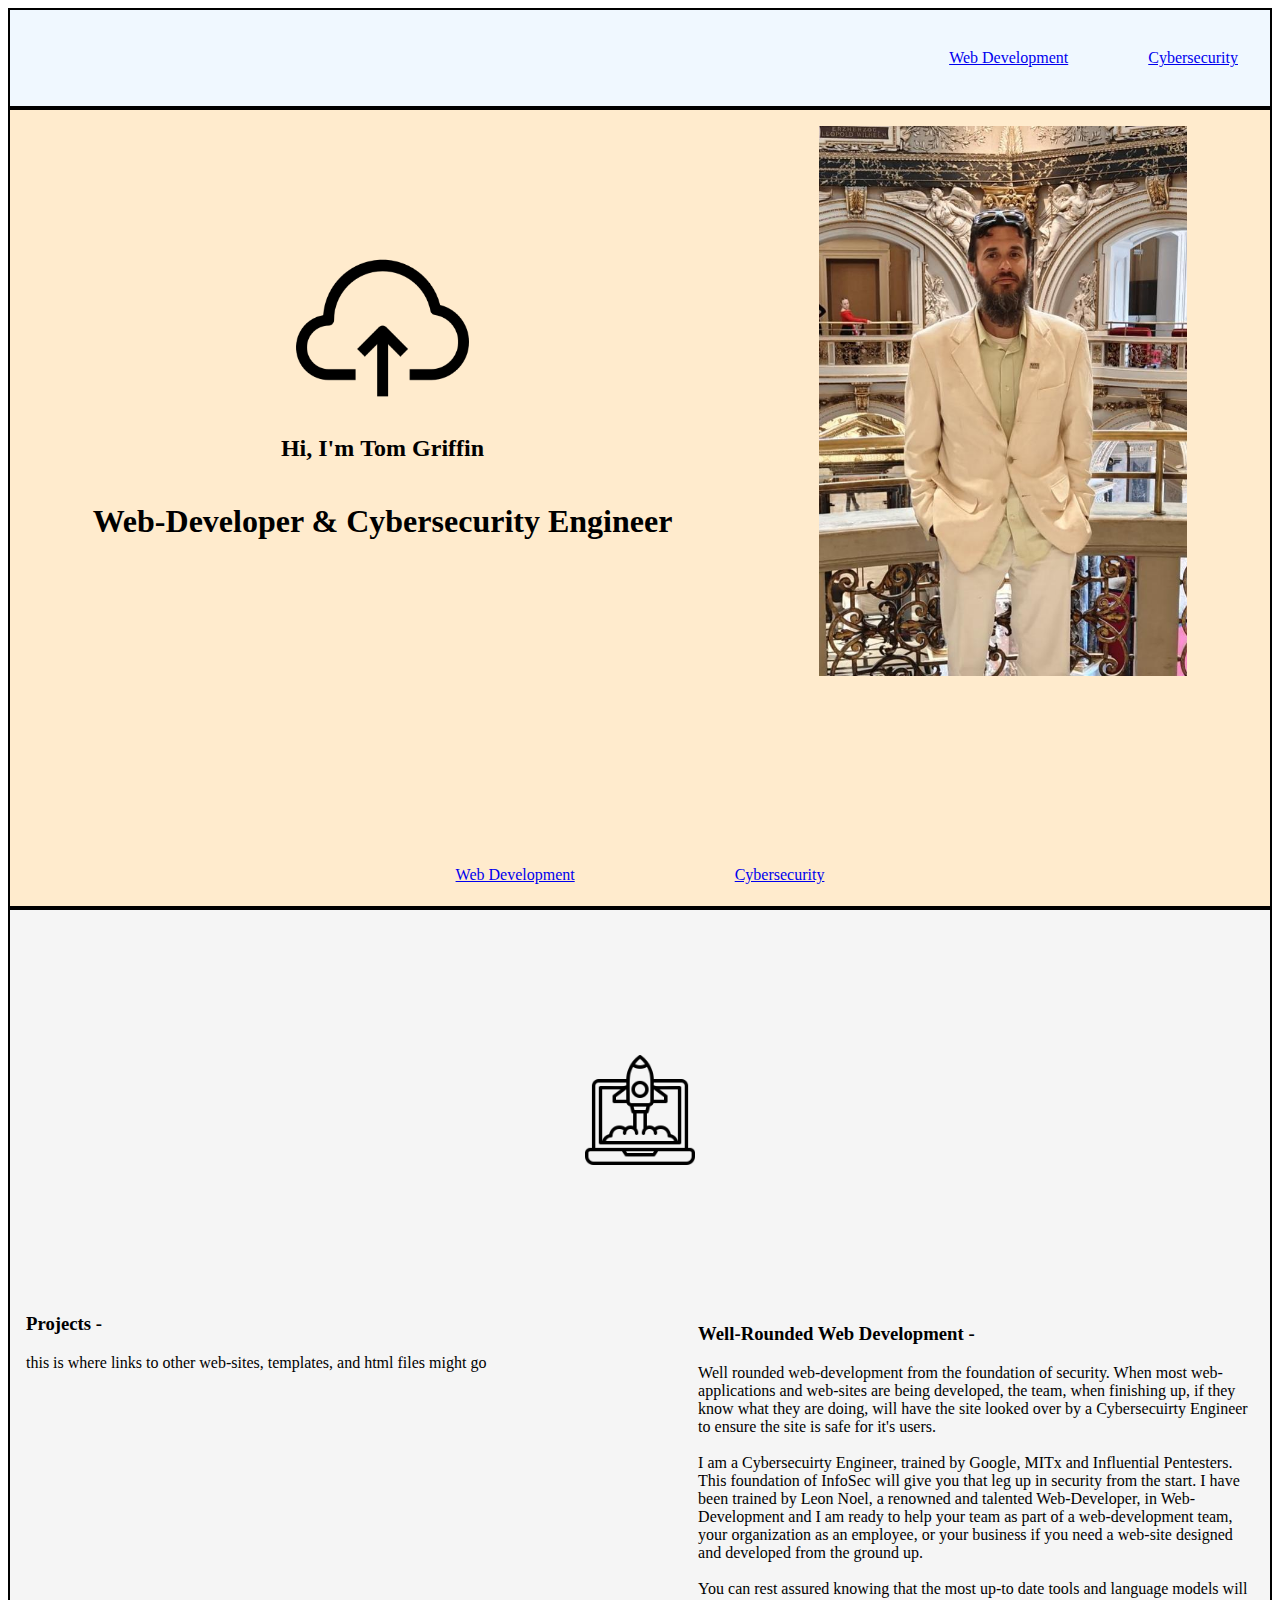
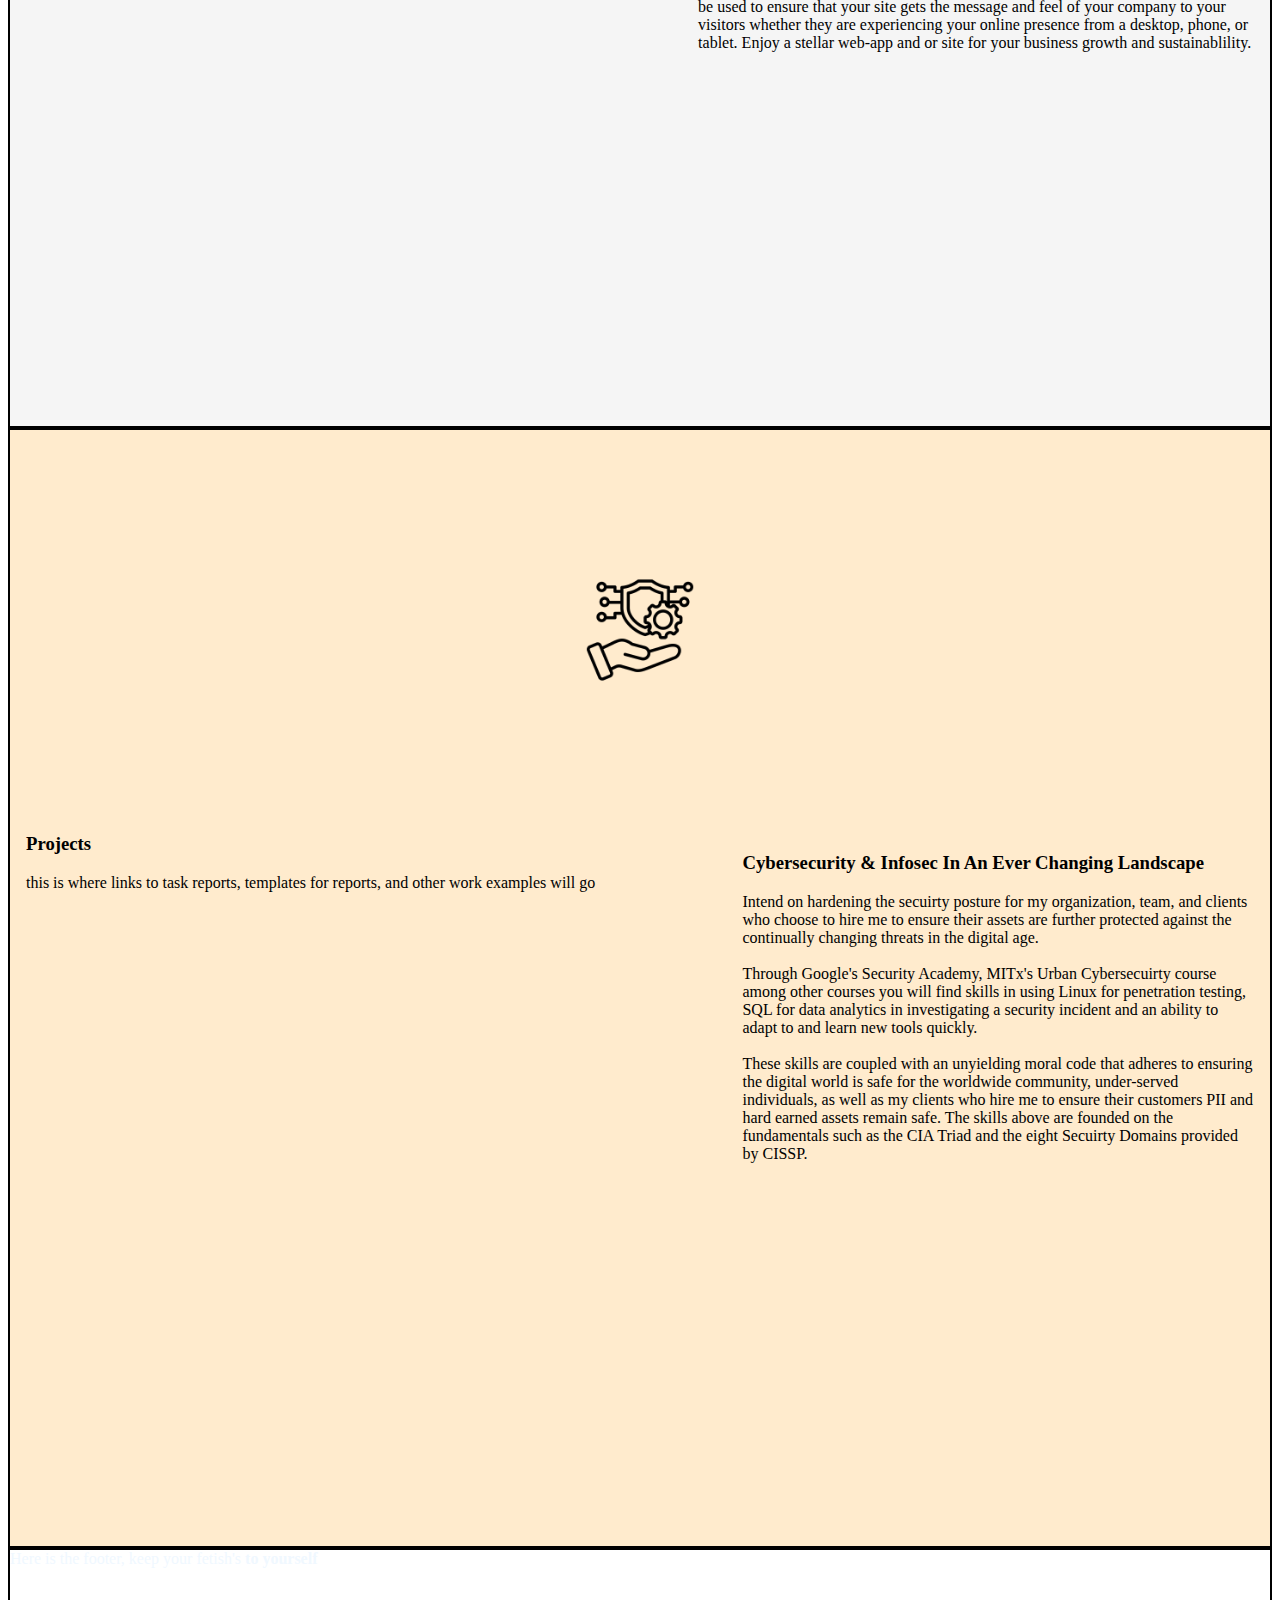
<file: My Professional Web-Site_From Scratch/index.html>
<!DOCTYPE html>
<html lang="en">
	<head>
    	<meta charset="utf-8">
    	<meta name="description" content="Your description goes here">
    	<meta name="keywords" content="one, two, three">

		<title>Tom Griffin - InfoSec Salubrity</title>

		<!-- external CSS link -->
		<link rel="stylesheet" href="css/style.css">
	</head>
	<body>


		<!-- Header-->
		<header>
			<nav>
				<a href="#webDevelopment"> Web Development</a>
				<a href="#cyberSecurity"> Cybersecurity</a>
			</nav>
		</header>



		<!--Section 1- Welcome-->

		<section id="tomGriffin">
			<container id="welcome">
				<div id="welcomeWords">
					<img src="images\cloud-computing.png" alt="arrow pointing up, into cloud icon">
					<h2>Hi, I'm <strong>Tom Griffin</strong></h2>
					<h1>Web-Developer & Cybersecurity Engineer</h1>
				</div>
				<img src="images\TomG.JPG" alt="Tom Griffin Professional Photo" width="xxx" height="xxx">
			</container>
				<nav id="nav">
					<a href="#webDevelopment"> Web Development</a>
					<a href="#cyberSecurity"> Cybersecurity</a>
				</nav>
		</section>




		<!--Section 2- Web Development-->

		<section class="asides" id="webDevelopment">
			<container id="asideHeader"><img src="images\startup.png" alt="rocket ship blasting out of laptop Icon" width="xxx" height="xxx"></container>
			<container class="columns">
				<div id="skillsDescriptions"><h3>Well-Rounded Web Development - </h3><p>Well rounded web-development from the foundation of security. When most web-applications and web-sites are being developed, the team, when finishing up, if they know what they are doing, will have the site looked over by a Cybersecuirty Engineer to ensure the site is safe for it's users. <br><br> I am a Cybersecuirty Engineer, trained by Google, MITx and Influential Pentesters. This foundation of InfoSec will give you that leg up in security from the start. I have been trained by Leon Noel, a renowned and talented Web-Developer, in Web-Development and I am ready to help your team as part of a web-development team, your organization as an employee, or your business if you need a web-site designed and developed from the ground up. <br><br> You can rest assured knowing that the most up-to date tools and language models will be used to ensure that your site gets the message and feel of your company to your visitors whether they are experiencing your online presence from a desktop, phone, or tablet. Enjoy a stellar web-app and or site for your business growth and sustainablility.</p></div>
				<div id="portfolioProjectLinks"><h3>Projects - </h3><p>this is where links to other web-sites, templates, and html files might go</p></div>
			</container>
		</section>


		

		<!--Section 3- Cybersecurity-->

		<section class="asides" id="cyberSecurity">
			<continer id="asideHeader"><img src="images\it-security.png" alt="Digital Shield and Gear in Hand Icon" width="xxx" height="xxx"></continer>
			<container class="columns">
				<div id="skillsDescriptions"><h3>Cybersecurity & Infosec In An Ever Changing Landscape</h3><p>Intend on hardening the secuirty posture for my organization, team, and clients who choose to hire me to ensure their assets are further protected against the continually changing threats in the digital age. <br><br>Through Google's Security Academy, MITx's Urban Cybersecuirty course among other courses you will find skills in using Linux for penetration testing, SQL for data analytics in investigating a security incident and an ability to adapt to and learn new tools quickly. <br><br>These skills are coupled with an unyielding moral code that adheres to ensuring the digital world is safe for the worldwide community, under-served individuals, as well as my clients who hire me to ensure their customers PII and hard earned assets remain safe. The skills above are founded on the fundamentals such as the CIA Triad and the eight Secuirty Domains provided by CISSP.</p></div>
				<div id="portfolioProjectLinks2"><h3>Projects</h3><p>this is where links to task reports, templates for reports, and other work examples will go</p></div>
			</container>
		</section>




		<!-- Section 4 - Footer-->

		<footer>Here is the footer, keep your fetish's <strong>to yourself</strong></footer>
		<script type="text/javascript" src="js/main.js"></script>


	</body>
</html>
</file>
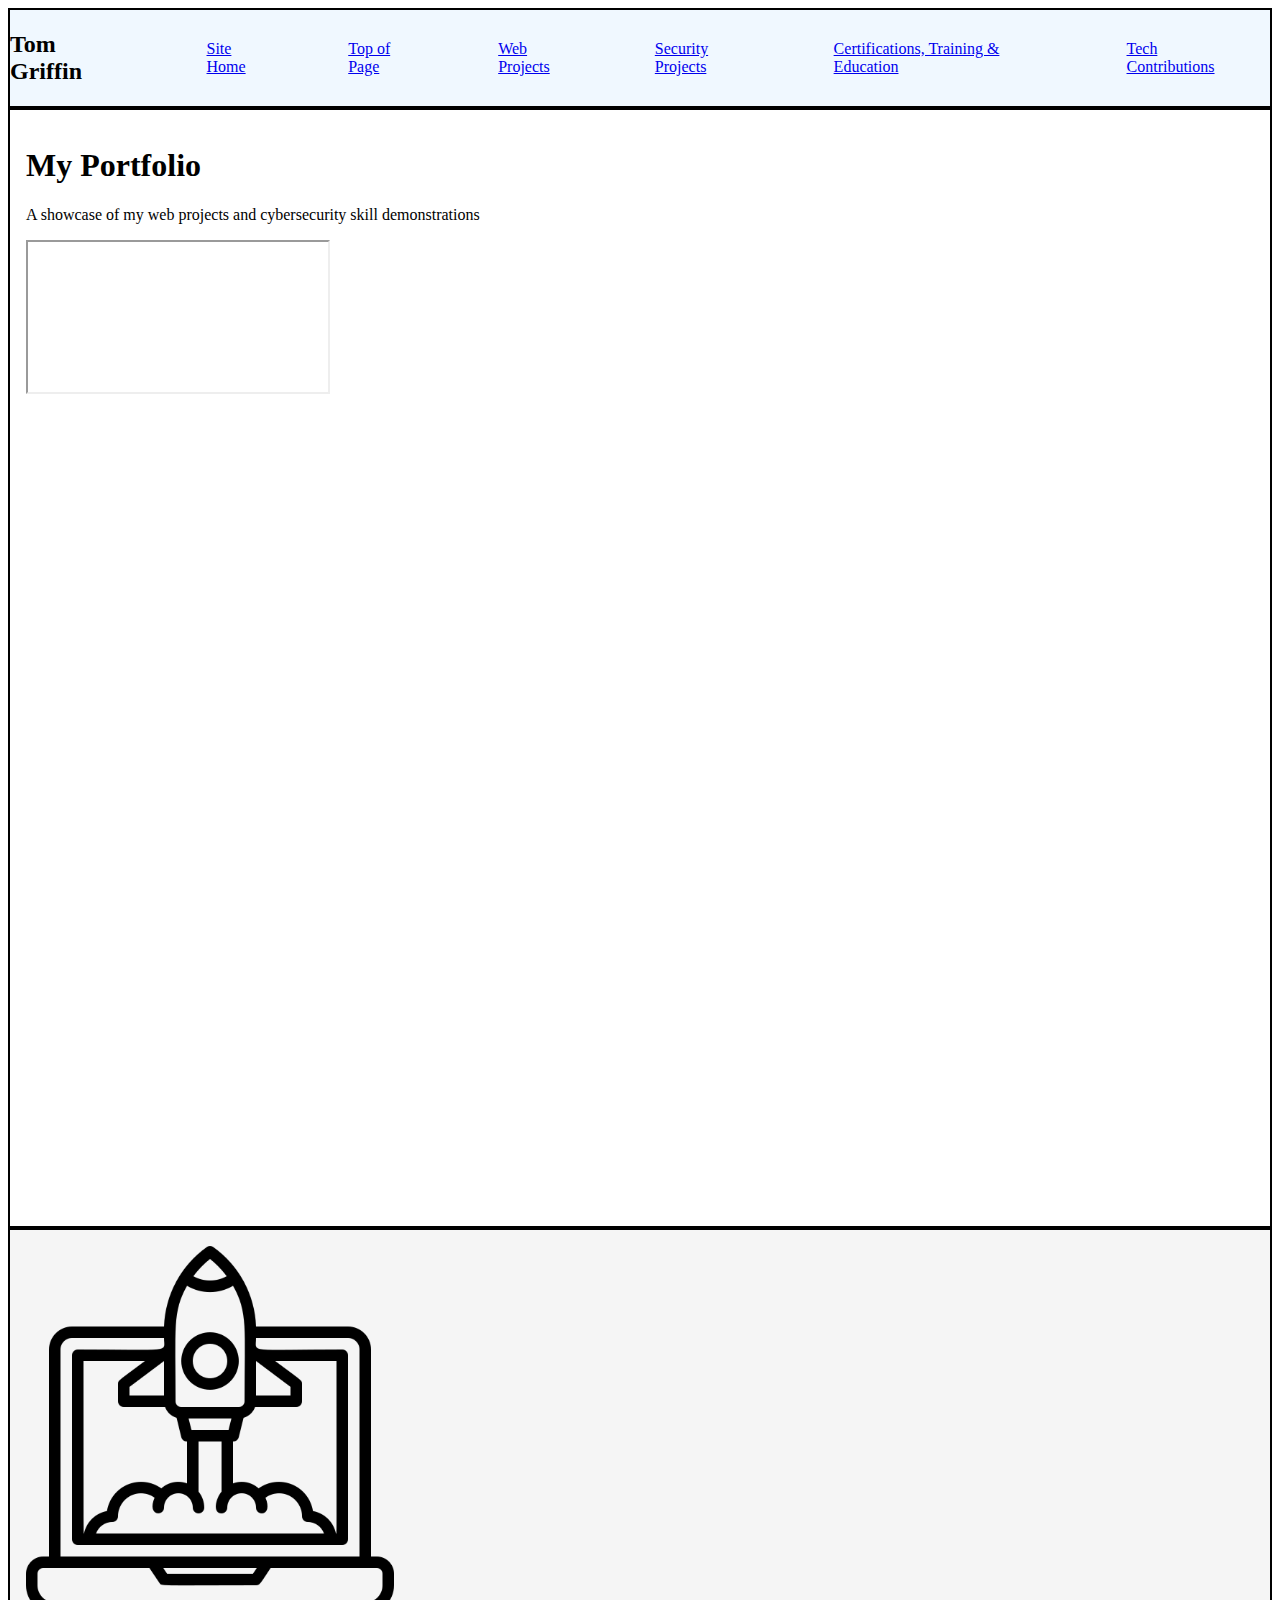
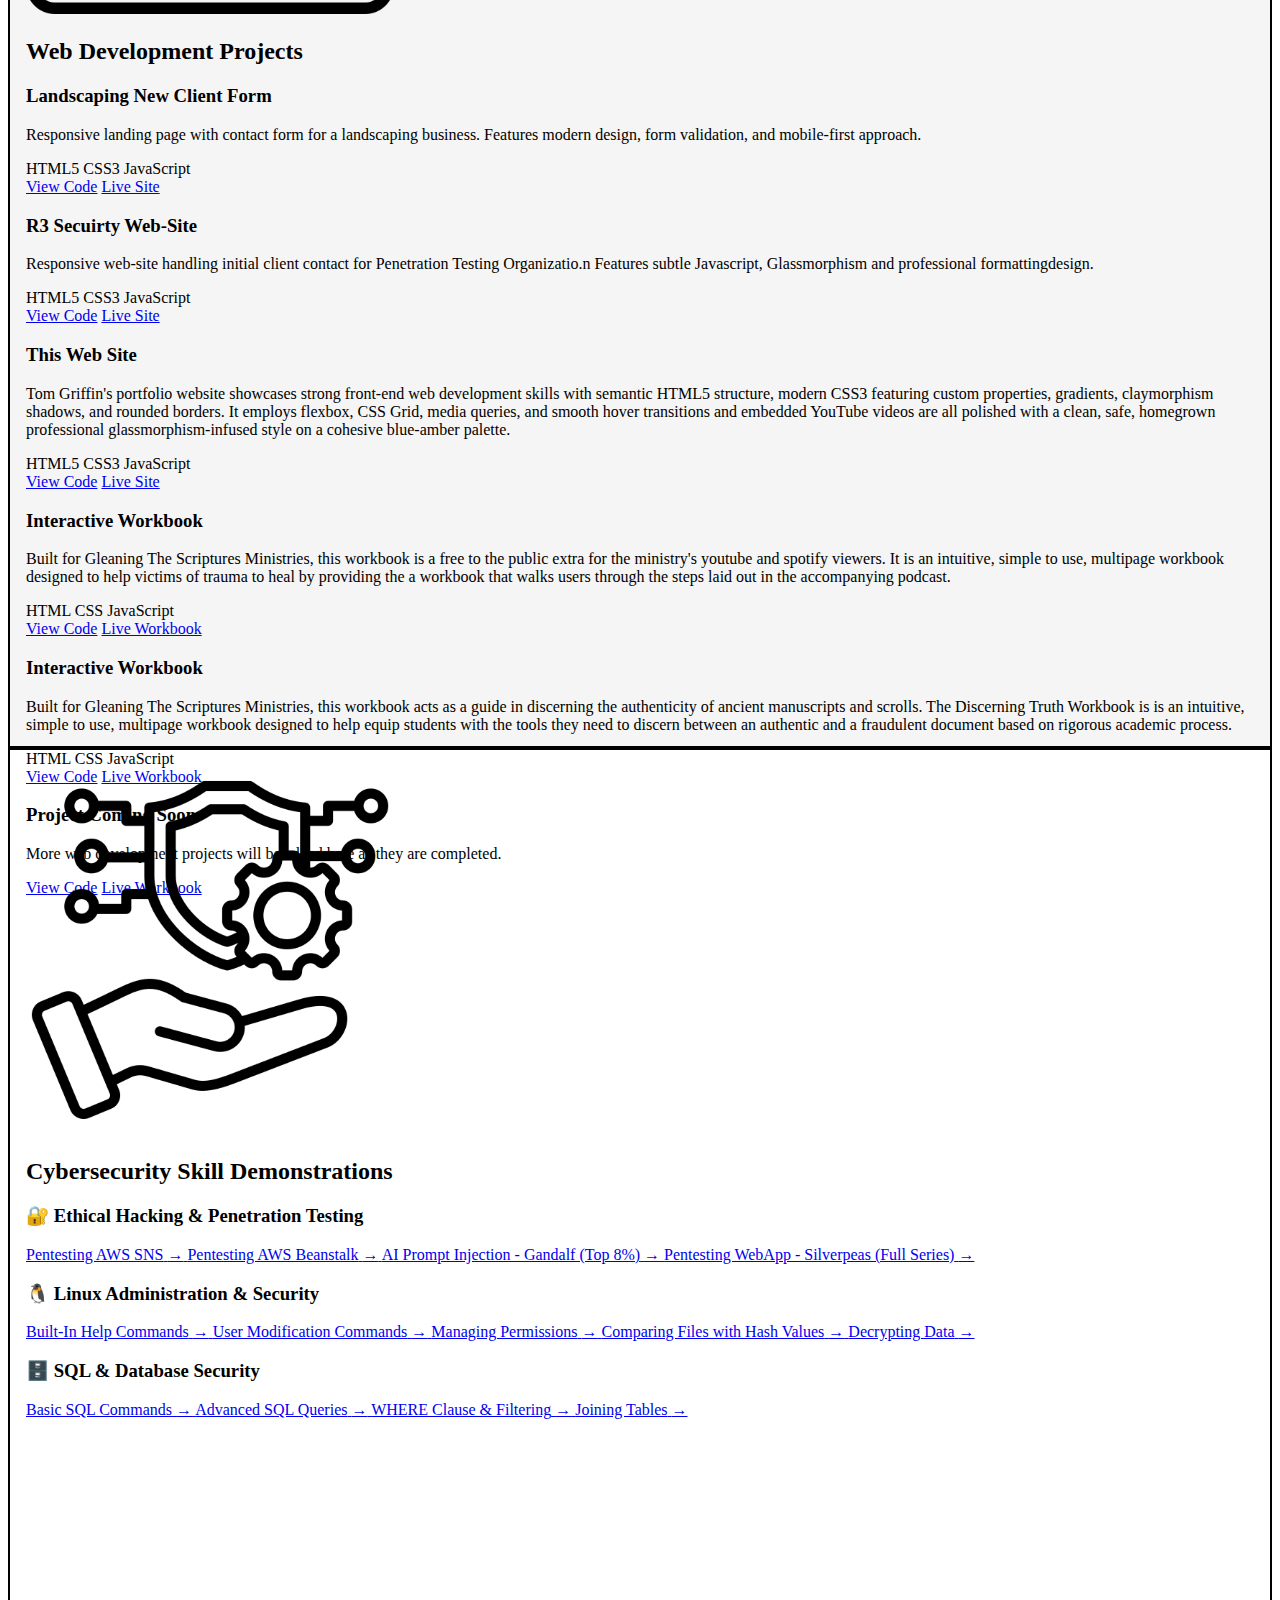
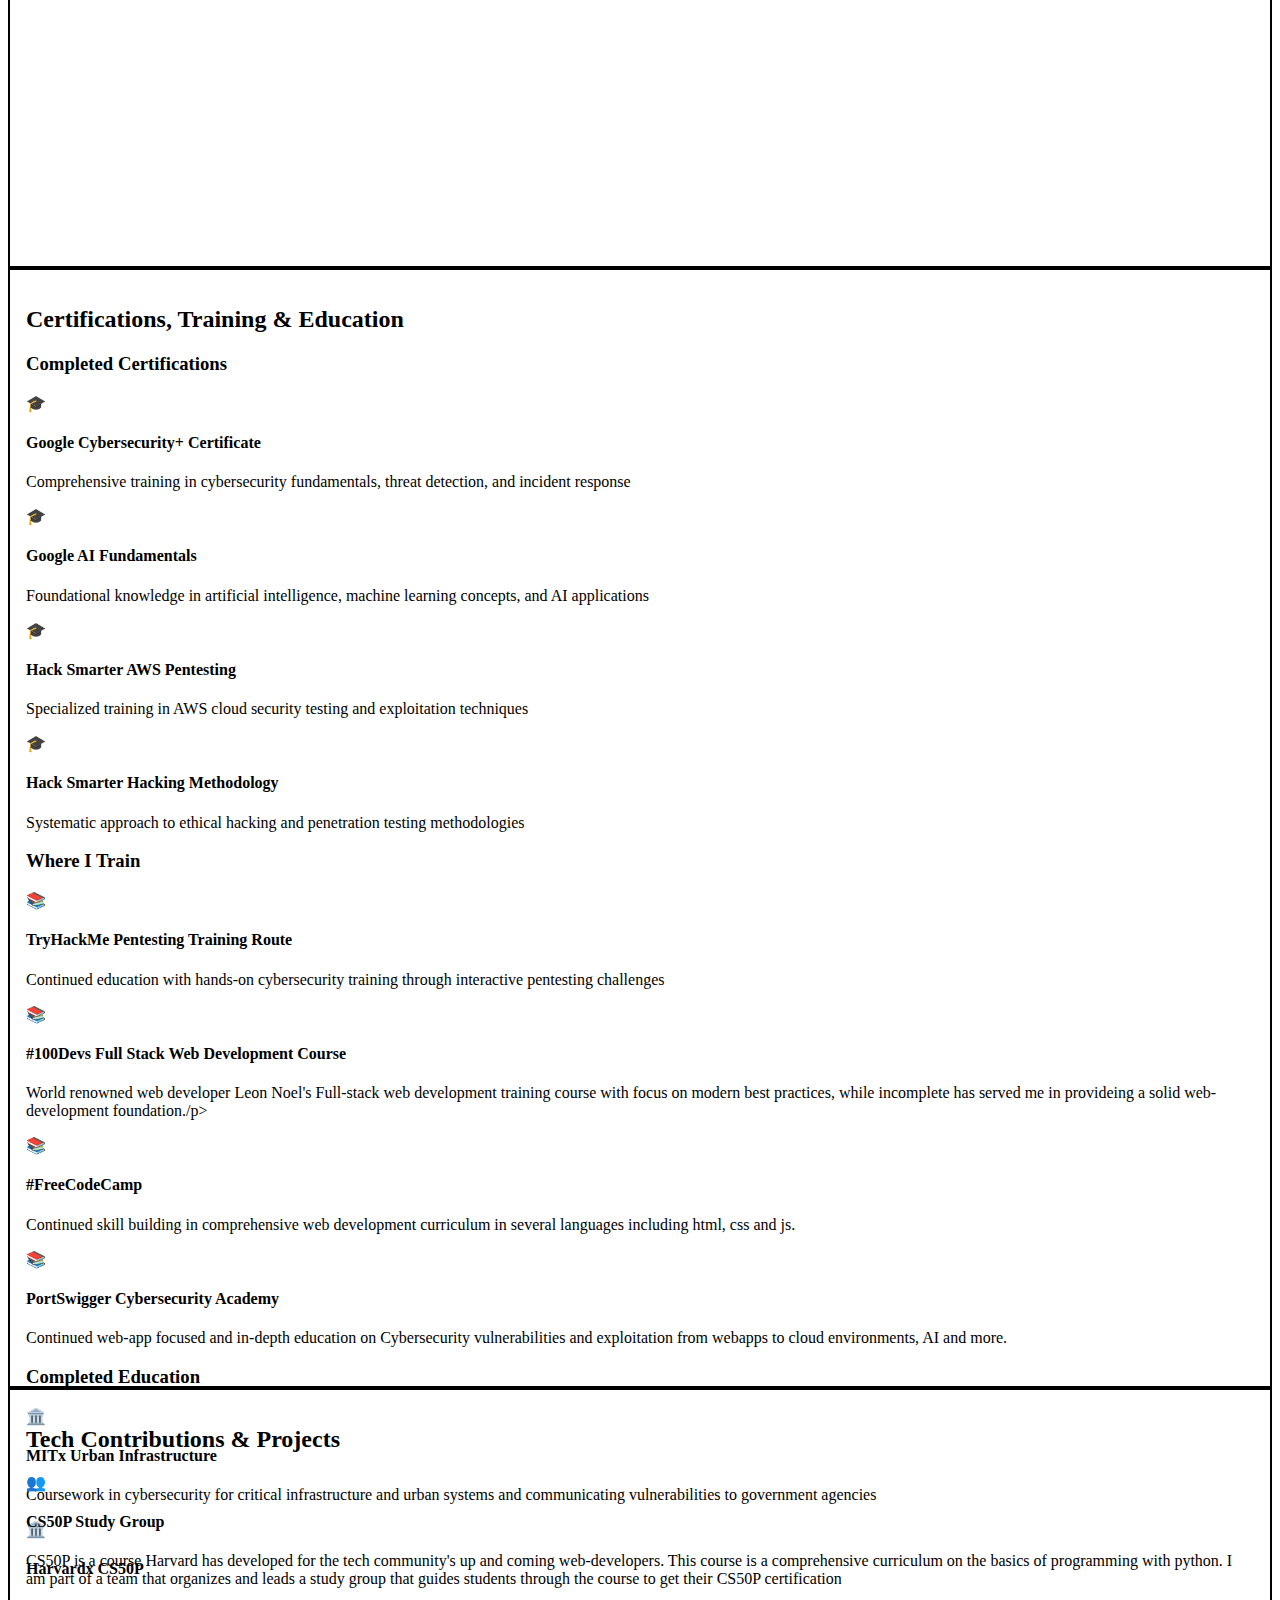
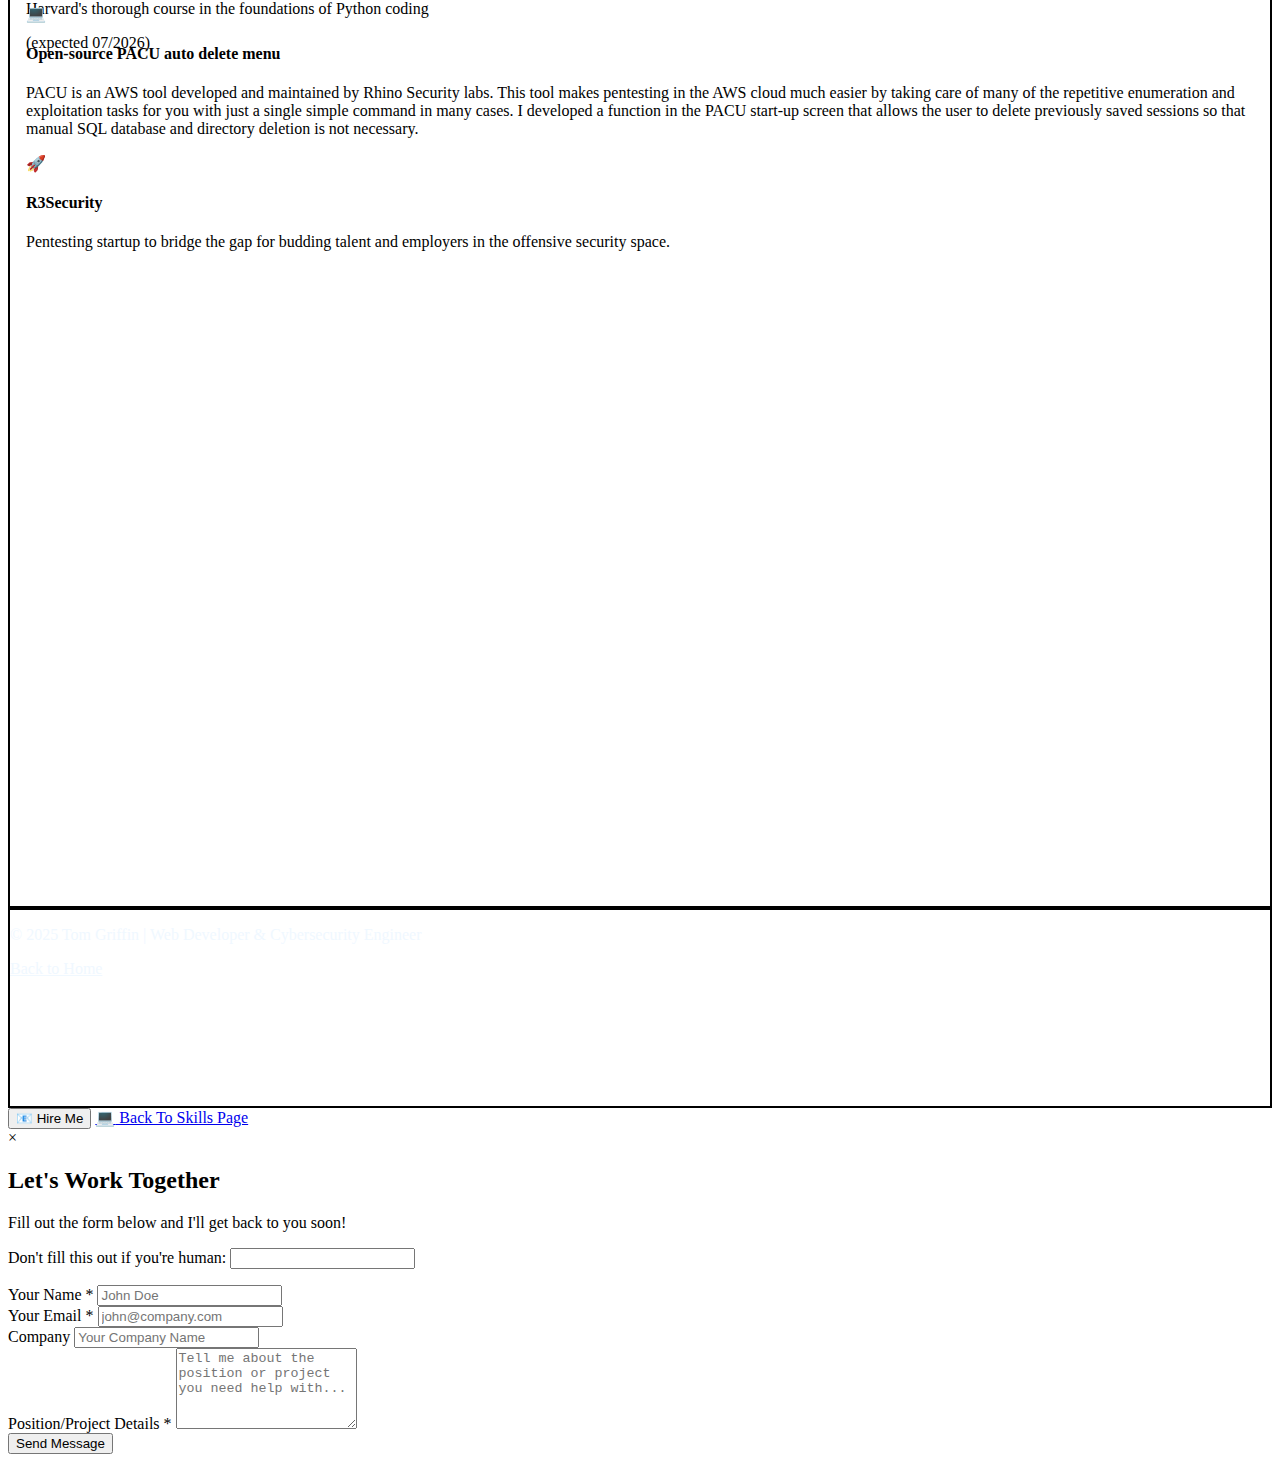
<file: My Professional Web-Site_From Scratch/portfolio.html>
<!DOCTYPE html>
<html lang="en">
<head>
    <meta charset="utf-8">
    <meta name="description" content="Tom Griffin's Portfolio - Web Development & Cybersecurity Projects">
    <meta name="keywords" content="portfolio, web development, cybersecurity, projects">
    <title>Tom Griffin - Portfolio</title>
    <link rel="preconnect" href="https://fonts.googleapis.com">
    <link href="https://fonts.googleapis.com/css2?family=IBM+Plex+Sans:wght@400;500;600;700&family=Source+Sans+3:wght@400;600&display=swap" rel="stylesheet">
    <link rel="stylesheet" href="css/style.css">
</head>
<body>
    <!-- Header -->
    <header>
        <h2 class="headerName" a href="https://tomgriffin.netlify.app/">Tom Griffin</h2>
        <nav role="navigation">
            <a href="index.html">Site Home</a>
            <a href="#portfolioHero">Top of Page</a>
            <a href="#webDevelopment">Web Projects</a>
            <a href="#securityProjects">Security Projects</a>
            <a href="#certificationsTrainingEducation">Certifications, Training & Education</a>
            <a href="#communityInvolvement">Tech Contributions</a>
        </nav>
    </header>

    <!-- Portfolio Hero -->
    <section class="portfolioHero" id="portfolioHero">
        <h1>My Portfolio</h1>
        <p>A showcase of my web  projects and cybersecurity skill demonstrations</p>
        <div class="youtube-responsive">
          <iframe 
            src="https://www.youtube.com/embed/zPQZU_jYqy0?si=2msK51RvfTVgDOUU"autoplay=1&mute=1&playsinline=1&controls=0"
            title="YouTube video"
            loading="lazy"
            allow="accelerometer; autoplay; clipboard-write; encrypted-media; gyroscope; picture-in-picture"
            allowfullscreen>
          </iframe>
        </div>
    </section>

    
 <!-- Web Development Projects -->
    <section class="portfolioCategory" id="webDevelopment">
        <div class="categoryHeader">
            <img src="images/startup.png" alt="Web Development Icon">
            <h2>Web Development Projects</h2>
        </div>
        
        <div class="portfolioGrid">
            <a href="https://landscapelandingpageform.netlify.app/" target="_blank" style="text-decoration: none; color: inherit;">
            <div class="portfolioItem">
                <h3>Landscaping New Client Form</h3>
                <p>Responsive landing page with contact form for a landscaping business. Features modern design, form validation, and mobile-first approach.</p>
                <div class="techStack">
                    <span class="techTag">HTML5</span>
                    <span class="techTag">CSS3</span>
                    <span class="techTag">JavaScript</span>
                </div>
                <div class="projectButtons">
                    <a href="https://github.com/TBY86/landscapeLandingPageForm/tree/main" target="_blank" class="btnSecondary">View Code</a>
                    <a href="https://landscapelandingpageform.netlify.app/" target="_blank" class="btnPrimary">Live Site</a>
                </div>
            </div>
            </a>
            
            <a href="https://r3security.netlify.app/" target="_blank" style="text-decoration: none; color: inherit;">
            <div class="portfolioItem">
                <h3>R3 Secuirty Web-Site</h3>
                <p>Responsive web-site handling initial client contact for Penetration Testing Organizatio.n Features subtle Javascript, Glassmorphism and professional formattingdesign.</p>
                <div class="techStack">
                    <span class="techTag">HTML5</span>
                    <span class="techTag">CSS3</span>
                    <span class="techTag">JavaScript</span>
                </div>
                <div class="projectButtons">
                    <a href="https://github.com/TBY86/RevSec-Site" target="_blank" class="btnSecondary">View Code</a>
                    <a href="https://r3security.netlify.app/" target="_blank" class="btnPrimary">Live Site</a>
                </div>
            </div>
            </a>

            <a href="https://tomgriffin.netlify.app/" target="_blank" style="text-decoration: none; color: inherit;">
            <div class="portfolioItem">
                <h3>This Web Site</h3>
                <p>Tom Griffin's portfolio website showcases strong front-end web development skills with semantic HTML5 structure, modern CSS3 featuring custom properties, gradients, claymorphism shadows, and rounded borders. It employs flexbox, CSS Grid, media queries, and smooth hover transitions and embedded YouTube videos are all polished with a clean, safe, homegrown professional glassmorphism-infused style on a cohesive blue-amber palette.</p>
                <div class="techStack">
                    <span class="techTag">HTML5</span>
                    <span class="techTag">CSS3</span>
                    <span class="techTag">JavaScript</span>
                </div>
                <div class="projectButtons">
                    <a href="https://github.com/TBY86/Tom-G-Landing-Page" target="_blank" class="btnSecondary">View Code</a>
                    <a href="https://tomgriffin.netlify.app/" target="_blank" class="btnPrimary">Live Site</a>
                </div>
            </div>
            </a>

            <a href="https://beautyforashesworkbook.netlify.app/" target="_blank" style="text-decoration: none; color: inherit;">
             <div class="portfolioItem">
                <h3>Interactive Workbook</h3>
                <p>Built for Gleaning The Scriptures Ministries, this workbook is a free to the public extra for the ministry's youtube and spotify viewers. It is an intuitive, simple to use, multipage workbook designed to help victims of trauma to heal by providing the a workbook that walks users through the steps laid out in the accompanying podcast.</p>
                <div class="techStack">
                    <span class="techTag">HTML</span>
                    <span class="techTag">CSS</span>
                    <span class="techTag">JavaScript</span>
                </div>
                <div class="projectButtons">
                    <a href="https://github.com/TBY86/beautyForAshes_workbook" target="_blank" class="btnSecondary">View Code</a>
                    <a href="https://beautyforashesworkbook.netlify.app/" target="_blank" class="btnPrimary">Live Workbook</a>
                </div>
             </div>
             </a>

            <a href="https://discerningtruthworkbook.netlify.app/" target="_blank" style="text-decoration: none; color: inherit;">
            <div class="portfolioItem">
                <h3>Interactive Workbook</h3>
                <p>Built for Gleaning The Scriptures Ministries, this workbook acts as a guide in discerning the authenticity of ancient manuscripts and scrolls. The Discerning Truth Workbook is is an intuitive, simple to use, multipage workbook designed to help equip students with the tools they need to discern between an authentic and a fraudulent document based on rigorous academic process.</p>
                <div class="techStack">
                    <span class="techTag">HTML</span>
                    <span class="techTag">CSS</span>
                    <span class="techTag">JavaScript</span>
                </div>
                <div class="projectButtons">
                    <a href="https://github.com/TBY86/workbook_discerningTruth" target="_blank" class="btnSecondary">View Code</a>
                    <a href="https://discerningtruthworkbook.netlify.app/" target="_blank" class="btnPrimary">Live Workbook</a>
                </div>
            </div>
            </a>

            <div class="portfolioItem">
                <h3>Project Coming Soon</h3>
                <p>More web development projects will be added here as they are completed.</p>
                <div class="projectButtons">
                    <a href="https://what" target="_blank" class="btnSecondary">View Code</a>
                    <a href="https://what" target="_blank" class="btnPrimary">Live Workbook</a>
                </div>
            </div>
        </div>
    </section>

    <!-- Cybersecurity Demonstrations -->
    <section class="portfolioCategory altBg" id="securityProjects">
        <div class="categoryHeader">
            <img src="images/it-security.png" alt="Cybersecurity Icon">
            <h2>Cybersecurity Skill Demonstrations</h2>
        </div>

        <!-- Ethical Hacking -->
        <div class="skillSection">
            <h3>🔐 Ethical Hacking & Penetration Testing</h3>
            <div class="demoGrid">
                <a href="https://youtu.be/YpBHURwx9HY" target="_blank" class="demoLink">
                    <span>Pentesting AWS SNS</span>
                    <span class="arrow">→</span>
                </a>
                <a href="https://youtu.be/fNr4pwu8t6c" target="_blank" class="demoLink">
                    <span>Pentesting AWS Beanstalk</span>
                    <span class="arrow">→</span>
                </a>
                <a href="https://youtu.be/g2yrET05jCE" target="_blank" class="demoLink">
                    <span>AI Prompt Injection - Gandalf (Top 8%)</span>
                    <span class="arrow">→</span>
                </a>
                <a href="https://www.youtube.com/playlist?list=PL6swSw8t0DyyykcJkYnP728iPsZ-ZuEIc" target="_blank" class="demoLink featured">
                    <span>Pentesting WebApp - Silverpeas (Full Series)</span>
                    <span class="arrow">→</span>
                </a>
            </div>
        </div>
        
        <!-- Linux Skills -->
        <div class="skillSection">
            <h3>🐧 Linux Administration & Security</h3>
            <div class="demoGrid">
                <a href="https://youtu.be/PbwknvqY-mM" target="_blank" class="demoLink">
                    <span>Built-In Help Commands</span>
                    <span class="arrow">→</span>
                </a>
                <a href="https://youtu.be/kJ_9R_2D69g" target="_blank" class="demoLink">
                    <span>User Modification Commands</span>
                    <span class="arrow">→</span>
                </a>
                <a href="https://youtu.be/r_33t6-ujgw" target="_blank" class="demoLink">
                    <span>Managing Permissions</span>
                    <span class="arrow">→</span>
                </a>
                <a href="https://youtu.be/DSTvvKoOTOI" target="_blank" class="demoLink">
                    <span>Comparing Files with Hash Values</span>
                    <span class="arrow">→</span>
                </a>
                <a href="https://youtu.be/Lz1apmWFQDY" target="_blank" class="demoLink">
                    <span>Decrypting Data</span>
                    <span class="arrow">→</span>
                </a>
            </div>
        </div>

        <!-- SQL Skills -->
        <div class="skillSection">
            <h3>🗄️ SQL & Database Security</h3>
            <div class="demoGrid">
                <a href="https://youtu.be/k_3xhOI9mWE" target="_blank" class="demoLink">
                    <span>Basic SQL Commands</span>
                    <span class="arrow">→</span>
                </a>
                <a href="https://youtu.be/aa_WkpLa4ys" target="_blank" class="demoLink">
                    <span>Advanced SQL Queries</span>
                    <span class="arrow">→</span>
                </a>
                <a href="https://youtu.be/sWJNzyOAwUs" target="_blank" class="demoLink">
                    <span>WHERE Clause & Filtering</span>
                    <span class="arrow">→</span>
                </a>
                <a href="https://youtu.be/rnxgQUMHWVY" target="_blank" class="demoLink">
                    <span>Joining Tables</span>
                    <span class="arrow">→</span>
                </a>
            </div>
        </div>
    </section>

    <!-- Certifications, Training & Education -->
    <section class="certifications" id="certificationsTrainingEducation">
        <h2>Certifications, Training & Education</h2>
        <div class="certThreeColumns">
            <!-- Certifications Column -->
            <div class="certColumn">
                <h3>Completed Certifications</h3>
                <div class="certItem">
                    <div class="certIcon">🎓</div>
                    <div class="certDetails">
                        <h4>Google Cybersecurity+ Certificate</h4>
                        <p>Comprehensive training in cybersecurity fundamentals, threat detection, and incident response</p>
                    </div>
                </div>
                <div class="certItem">
                    <div class="certIcon">🎓</div>
                    <div class="certDetails">
                        <h4>Google AI Fundamentals</h4>
                        <p>Foundational knowledge in artificial intelligence, machine learning concepts, and AI applications</p>
                    </div>
                </div>
                <div class="certItem">
                    <div class="certIcon">🎓</div>
                    <div class="certDetails">
                        <h4>Hack Smarter AWS Pentesting</h4>
                        <p>Specialized training in AWS cloud security testing and exploitation techniques</p>
                    </div>
                </div>
                <div class="certItem">
                    <div class="certIcon">🎓</div>
                    <div class="certDetails">
                        <h4>Hack Smarter Hacking Methodology</h4>
                        <p>Systematic approach to ethical hacking and penetration testing methodologies</p>
                    </div>
                </div>
            </div>

            <!-- Training Column -->
            <div class="certColumn">
                <h3>Where I Train</h3>
                <div class="certItem">
                    <div class="certIcon">📚</div>
                    <div class="certDetails">
                        <h4>TryHackMe Pentesting Training Route</h4>
                        <p>Continued education with hands-on cybersecurity training through interactive pentesting challenges</p>
                    </div>
                </div>
                <div class="certItem">
                    <div class="certIcon">📚</div>
                    <div class="certDetails">
                        <h4>#100Devs Full Stack Web Development Course</h4>
                        <p>World renowned web developer Leon Noel's Full-stack web development training course with focus on modern best practices, while incomplete has served me in provideing a solid web-development foundation./p>
                    </div>
                </div>
                <div class="certItem">
                    <div class="certIcon">📚</div>
                    <div class="certDetails">
                        <h4>#FreeCodeCamp</h4>
                        <p>Continued skill building in comprehensive web development curriculum in several languages including html, css and js.</p>
                    </div>
                </div>
                <div class="certItem">
                    <div class="certIcon">📚</div>
                    <div class="certDetails">
                        <h4>PortSwigger Cybersecurity Academy</h4>
                        <p>Continued web-app focused and in-depth education on Cybersecurity vulnerabilities and exploitation from webapps to cloud environments, AI and more.</p>
                    </div>
                </div>
            </div>

            <!-- Education Column -->
            <div class="certColumn">
                <h3>Completed Education</h3>
                <div class="certItem">
                    <div class="certIcon">🏛️</div>
                    <div class="certDetails">
                        <h4>MITx Urban Infrastructure</h4>
                        <p>Coursework in cybersecurity for critical infrastructure and urban systems and communicating vulnerabilities to government agencies</p>
                    </div>
                </div>
                <div class="certItem">
                    <div class="certIcon">🏛️</div>
                    <div class="certDetails">
                        <h4>Harvardx CS50P</h4>
                        <p>Harvard's thorough course in the foundations of Python coding </p>(expected 07/2026)</p>
                    </div>
                </div>
            </div>
        </div>
    </section>

    <!-- Community Involvement -->
    <section class="communityInvolvment" id="communityInvolvement">
        <h2>Tech Contributions & Projects</h2>
        <div class="contributionList">
            <div class="contributionItem">
                <div class="contributionIcon">👥</div>
                <div class="certDetails">
                    <h4>CS50P Study Group</h4>
                    <p>CS50P is a course Harvard has developed for the tech community's up and coming web-developers. This course is a comprehensive curriculum on the basics of programming with python. I am part of a team that organizes and leads a study group that guides students through the course to get their CS50P certification</p>
                </div>
            </div>
            <div class="contributionItem">
                <div class="contributionIcon">💻</div>
                <div class="certDetails">
                    <h4>Open-source PACU auto delete menu</h4>
                    <p>PACU is an AWS tool developed and maintained by Rhino Security labs. This tool makes pentesting in the AWS cloud much easier by taking care of many of the repetitive enumeration and exploitation tasks for you with just a single simple command in many cases. I developed a function in the PACU start-up screen that allows the user to delete previously saved sessions so that manual SQL database and directory deletion is not necessary.</p>
                </div>
            </div>
            <a href="https://r3security.netlify.app/" target="_blank" style="text-decoration: none; color: inherit;">
                <div class="contributionItem">
                    <div class="contributionIcon">🚀</div>
                    <div class="certDetails">
                        <h4>R3Security</h4>
                        <p>Pentesting startup to bridge the gap for budding talent and employers in the offensive security space.</p>
                    </div>
                </div>
            </a>
            
            <!--
            <div class="contributionItem">
                <div class="contributionIcon">🚀</div>
                <div class="certDetails">
                    <h4>Future Project Placeholder</h4>
                    <p>More community contributions and open-source projects will be added here as they are completed.</p>
                </div>
            </div>
            -->
            
        </div>
    </section>

    <!-- Footer -->
    <footer class="headerName">
        <p>&copy; 2025 Tom Griffin | Web Developer & Cybersecurity Engineer</p>
        <p><a href="index.html" style="color: var(--text-light);">Back to Home</a></p>
    </footer>

    <!-- Fixed Action Buttons -->
    <div class="action-buttons">
        <button id="hireMeBtn" class="action-btn hire-btn">
            <span class="btn-icon">📧</span>
            Hire Me
        </button>
        <a href="index.html" class="action-btn portfolio-btn">
            <span class="btn-icon">💻</span>
            Back To Skills Page
        </a>
    </div>

    <!-- Contact Modal -->
    <div id="contactModal" class="modal">
        <div class="modal-content">
            <span class="close-modal">&times;</span>
            <h2>Let's Work Together</h2>
            <p>Fill out the form below and I'll get back to you soon!</p>
            
            <form name="contact" method="POST" data-netlify="true" netlify-honeypot="bot-field">
                <input type="hidden" name="form-name" value="contact">
                
                <p class="hidden">
                    <label>Don't fill this out if you're human: <input name="bot-field"></label>
                </p>

                <div class="form-group">
                    <label for="name">Your Name *</label>
                    <input type="text" id="name" name="name" required placeholder="John Doe">
                </div>

                <div class="form-group">
                    <label for="email">Your Email *</label>
                    <input type="email" id="email" name="email" required placeholder="john@company.com">
                </div>

                <div class="form-group">
                    <label for="company">Company</label>
                    <input type="text" id="company" name="company" placeholder="Your Company Name">
                </div>

                <div class="form-group">
                    <label for="project">Position/Project Details *</label>
                    <textarea id="project" name="project" rows="5" required placeholder="Tell me about the position or project you need help with..."></textarea>
                </div>

                <button type="submit" class="submit-btn">Send Message</button>
            </form>
        </div>
    </div>

    <script src="js/main.js"></script>
</body>
</html>
</file>
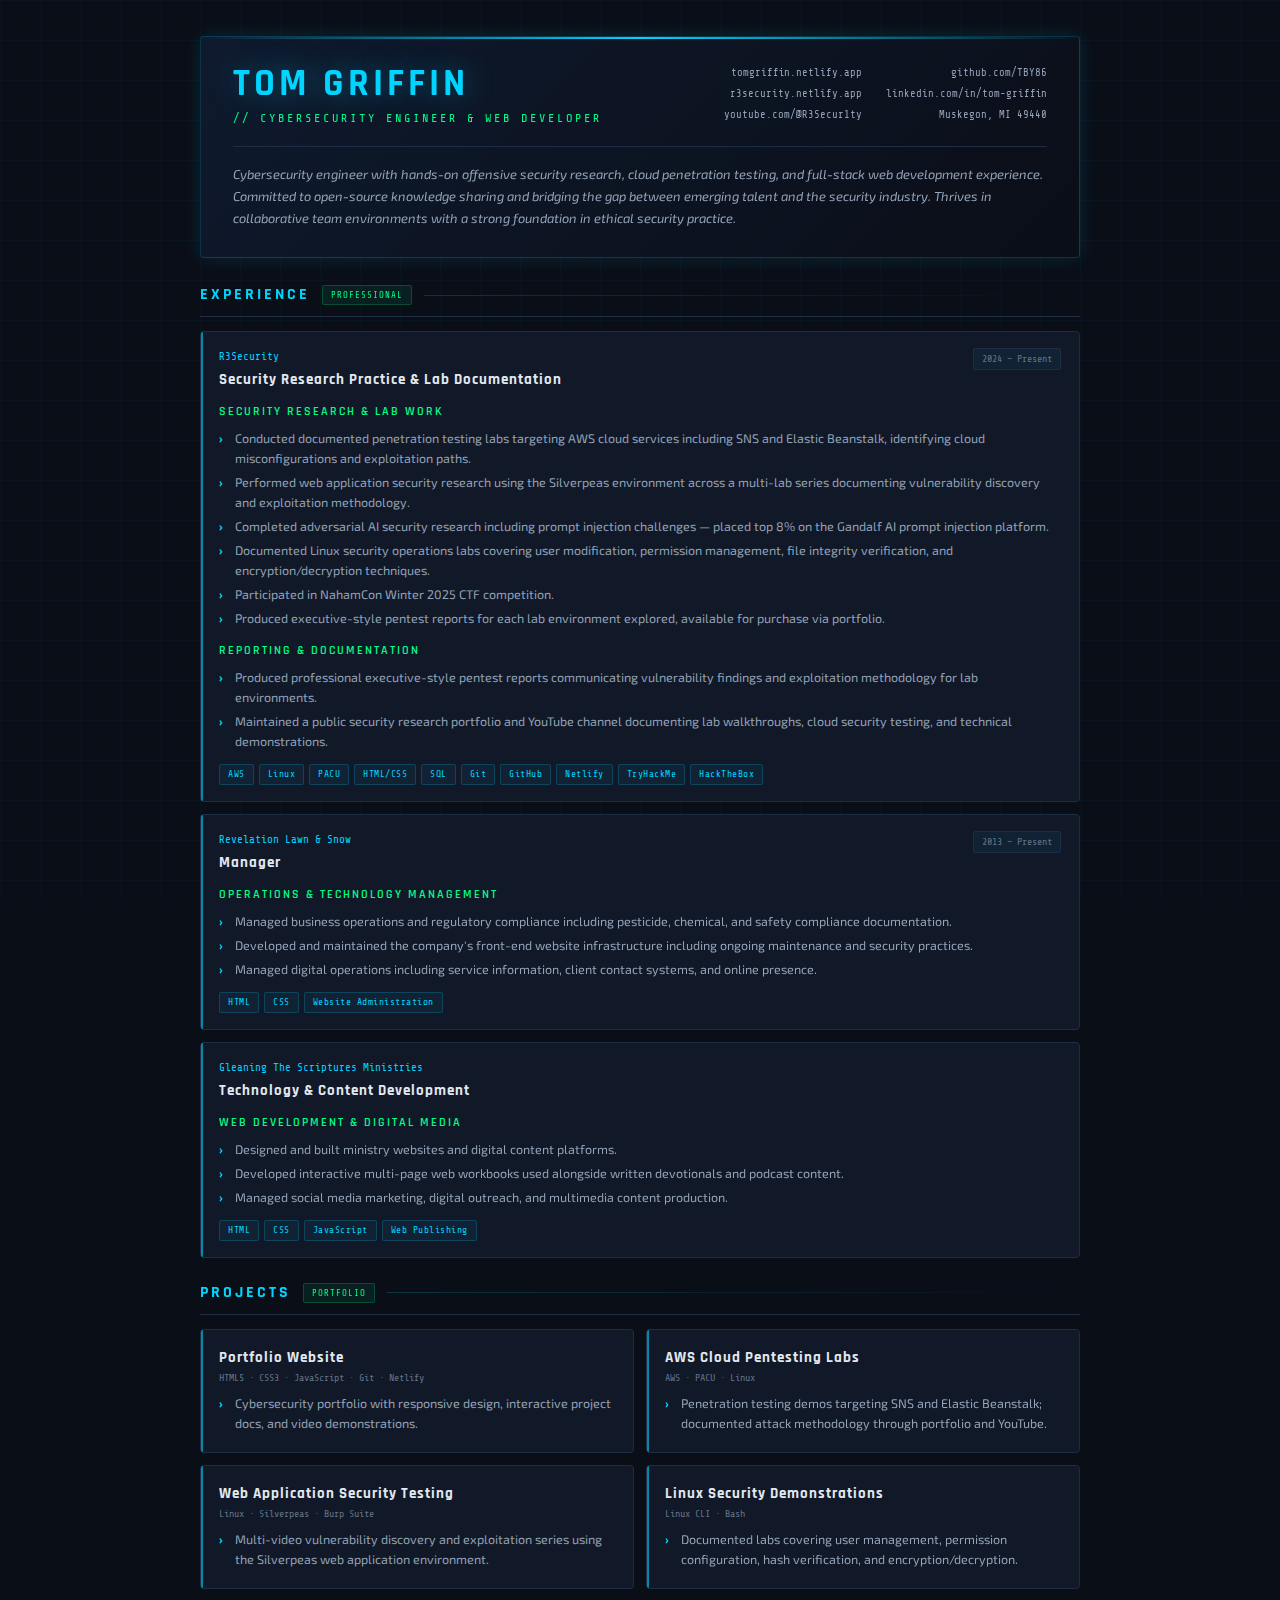
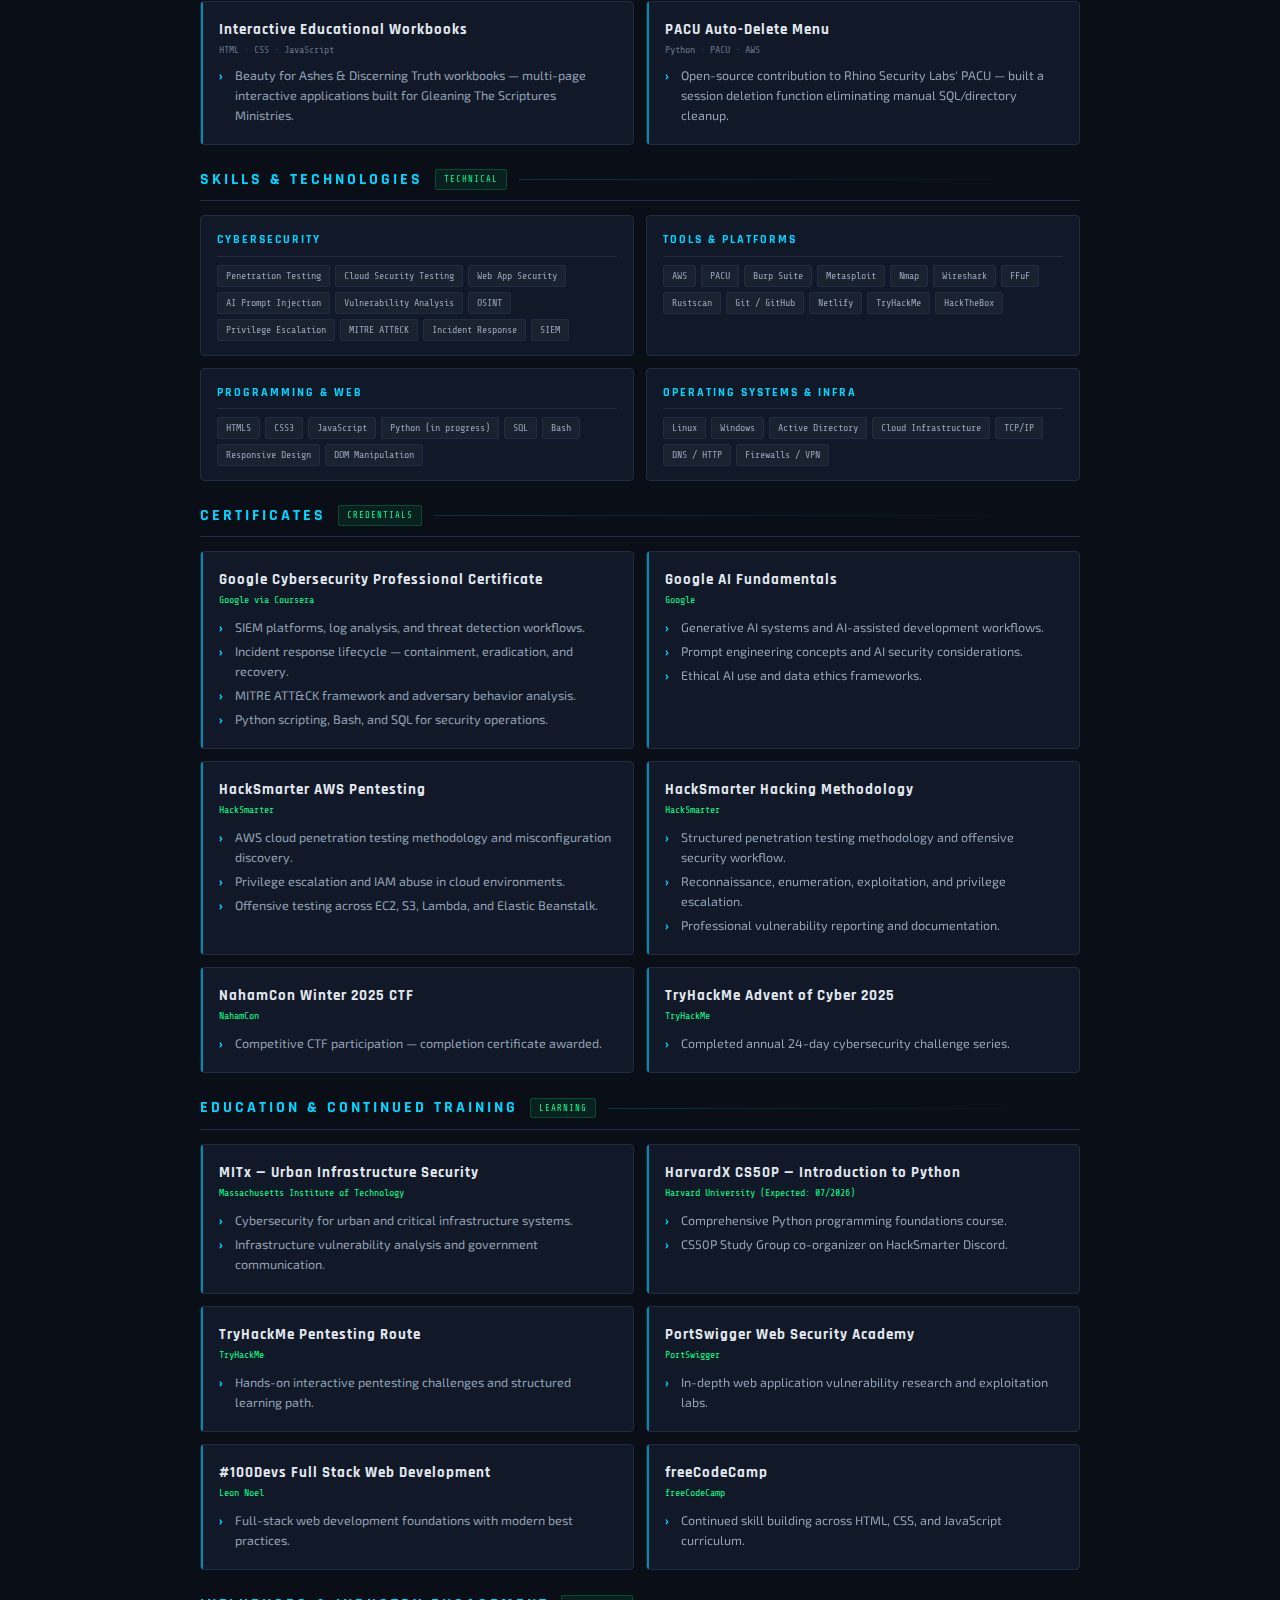
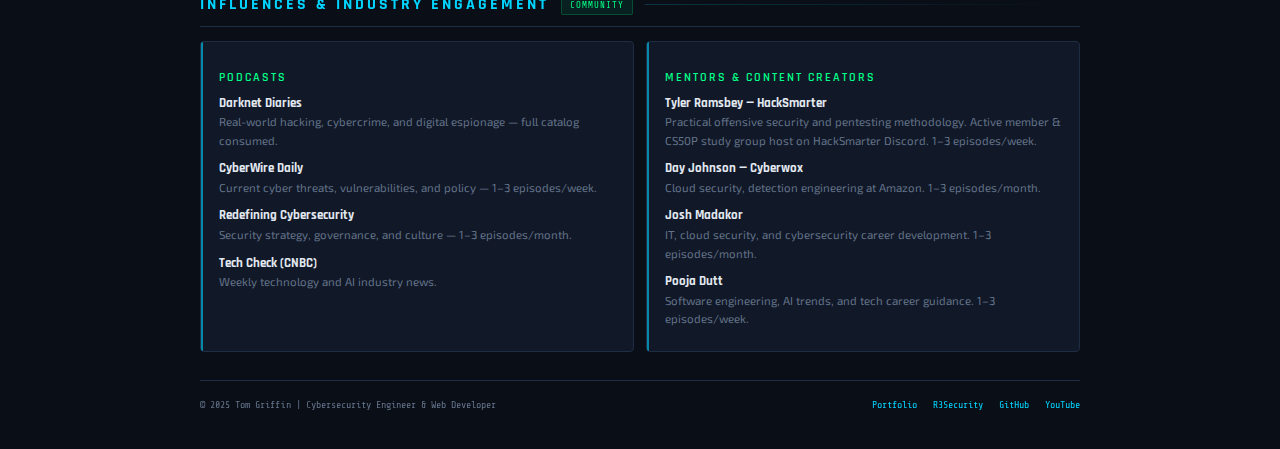
<file: My Professional Web-Site_From Scratch/resume/tom_griffin.html>
<!DOCTYPE html>
<html lang="en">
<head>
<meta charset="UTF-8">
<meta name="viewport" content="width=device-width, initial-scale=1.0">
<title>Tom Griffin | Cybersecurity Engineer & Web Developer</title>
<link href="https://fonts.googleapis.com/css2?family=Share+Tech+Mono&family=Rajdhani:wght@400;500;600;700&family=Exo+2:wght@300;400;600;700&display=swap" rel="stylesheet">
<style>
  :root {
    --bg-primary: #0a0e17;
    --bg-secondary: #0f1623;
    --bg-card: #111827;
    --bg-card-hover: #1a2235;
    --accent-cyan: #00d4ff;
    --accent-blue: #0066cc;
    --accent-green: #00ff88;
    --accent-dim: #1a3a5c;
    --text-primary: #e2e8f0;
    --text-secondary: #94a3b8;
    --text-muted: #64748b;
    --border: #1e2d45;
    --border-accent: #00d4ff33;
    --glow: 0 0 20px #00d4ff22;
  }

  * { margin: 0; padding: 0; box-sizing: border-box; }

  body {
    background: var(--bg-primary);
    color: var(--text-primary);
    font-family: 'Exo 2', sans-serif;
    font-size: 13px;
    line-height: 1.6;
    min-height: 100vh;
  }

  /* Subtle grid background */
  body::before {
    content: '';
    position: fixed;
    inset: 0;
    background-image:
      linear-gradient(rgba(0,212,255,0.03) 1px, transparent 1px),
      linear-gradient(90deg, rgba(0,212,255,0.03) 1px, transparent 1px);
    background-size: 40px 40px;
    pointer-events: none;
    z-index: 0;
  }

  .page {
    position: relative;
    z-index: 1;
    max-width: 960px;
    margin: 0 auto;
    padding: 36px 40px;
  }

  /* ── HEADER ── */
  .header {
    border: 1px solid var(--border-accent);
    border-radius: 4px;
    background: linear-gradient(135deg, #0f1a2e 0%, #0a0e17 100%);
    padding: 28px 32px;
    margin-bottom: 24px;
    position: relative;
    overflow: hidden;
    box-shadow: var(--glow);
  }

  .header::before {
    content: '';
    position: absolute;
    top: 0; left: 0; right: 0;
    height: 2px;
    background: linear-gradient(90deg, transparent, var(--accent-cyan), transparent);
  }

  .header-top {
    display: flex;
    justify-content: space-between;
    align-items: flex-start;
    gap: 24px;
  }

  .name-block h1 {
    font-family: 'Rajdhani', sans-serif;
    font-size: 38px;
    font-weight: 700;
    letter-spacing: 4px;
    color: var(--accent-cyan);
    text-transform: uppercase;
    text-shadow: 0 0 30px rgba(0,212,255,0.4);
    line-height: 1;
  }

  .name-block .title {
    font-family: 'Share Tech Mono', monospace;
    font-size: 12px;
    color: var(--accent-green);
    letter-spacing: 3px;
    margin-top: 6px;
    text-transform: uppercase;
  }

  .contact-grid {
    display: grid;
    grid-template-columns: 1fr 1fr;
    gap: 4px 24px;
    text-align: right;
  }

  .contact-grid a, .contact-grid span {
    font-family: 'Share Tech Mono', monospace;
    font-size: 10.5px;
    color: var(--text-secondary);
    text-decoration: none;
    display: block;
    transition: color 0.2s;
  }

  .contact-grid a:hover { color: var(--accent-cyan); }

  .header-summary {
    margin-top: 18px;
    padding-top: 16px;
    border-top: 1px solid var(--border);
    font-size: 13px;
    color: var(--text-secondary);
    font-style: italic;
    line-height: 1.7;
  }

  /* ── SECTION HEADERS ── */
  .section {
    margin-bottom: 22px;
  }

  .section-header {
    display: flex;
    align-items: center;
    gap: 12px;
    margin-bottom: 14px;
    padding-bottom: 8px;
    border-bottom: 1px solid var(--border);
  }

  .section-header h2 {
    font-family: 'Rajdhani', sans-serif;
    font-size: 16px;
    font-weight: 700;
    letter-spacing: 3px;
    text-transform: uppercase;
    color: var(--accent-cyan);
  }

  .section-header::after {
    content: '';
    flex: 1;
    height: 1px;
    background: linear-gradient(90deg, var(--border-accent), transparent);
  }

  .section-tag {
    font-family: 'Share Tech Mono', monospace;
    font-size: 9px;
    color: var(--accent-green);
    background: rgba(0,255,136,0.08);
    border: 1px solid rgba(0,255,136,0.2);
    padding: 2px 8px;
    border-radius: 2px;
    letter-spacing: 1px;
  }

  /* ── CARDS ── */
  .card {
    background: var(--bg-card);
    border: 1px solid var(--border);
    border-radius: 4px;
    padding: 16px 18px;
    margin-bottom: 12px;
    position: relative;
    transition: border-color 0.2s, box-shadow 0.2s;
  }

  .card:hover {
    border-color: var(--border-accent);
    box-shadow: var(--glow);
  }

  .card::before {
    content: '';
    position: absolute;
    left: 0; top: 0; bottom: 0;
    width: 2px;
    background: var(--accent-cyan);
    border-radius: 4px 0 0 4px;
    opacity: 0.6;
  }

  /* ── EXPERIENCE ENTRIES ── */
  .exp-header {
    display: flex;
    justify-content: space-between;
    align-items: flex-start;
    margin-bottom: 4px;
  }

  .exp-title {
    font-family: 'Rajdhani', sans-serif;
    font-size: 15px;
    font-weight: 700;
    color: var(--text-primary);
    letter-spacing: 1px;
  }

  .exp-company {
    font-family: 'Share Tech Mono', monospace;
    font-size: 11px;
    color: var(--accent-cyan);
    margin-bottom: 2px;
  }

  .exp-date {
    font-family: 'Share Tech Mono', monospace;
    font-size: 10px;
    color: var(--text-muted);
    white-space: nowrap;
    background: rgba(0,212,255,0.06);
    border: 1px solid var(--border);
    padding: 2px 8px;
    border-radius: 2px;
  }

  .exp-subtitle {
    font-family: 'Rajdhani', sans-serif;
    font-size: 12px;
    font-weight: 600;
    color: var(--accent-green);
    letter-spacing: 2px;
    text-transform: uppercase;
    margin: 10px 0 6px;
  }

  ul.bullets {
    list-style: none;
    padding: 0;
  }

  ul.bullets li {
    padding: 2px 0 2px 16px;
    color: var(--text-secondary);
    font-size: 12.5px;
    position: relative;
    line-height: 1.6;
  }

  ul.bullets li::before {
    content: '›';
    position: absolute;
    left: 0;
    color: var(--accent-cyan);
    font-weight: bold;
  }

  .tech-stack {
    margin-top: 10px;
    display: flex;
    flex-wrap: wrap;
    gap: 5px;
  }

  .tech-badge {
    font-family: 'Share Tech Mono', monospace;
    font-size: 9.5px;
    color: var(--accent-cyan);
    background: rgba(0,212,255,0.06);
    border: 1px solid rgba(0,212,255,0.2);
    padding: 2px 8px;
    border-radius: 2px;
    letter-spacing: 0.5px;
  }

  /* ── 2-COLUMN GRID ── */
  .two-col {
    display: grid;
    grid-template-columns: 1fr 1fr;
    gap: 12px;
  }

  .two-col .card { margin-bottom: 0; }

  /* ── SKILLS GRID ── */
  .skills-grid {
    display: grid;
    grid-template-columns: 1fr 1fr;
    gap: 12px;
  }

  .skill-group {
    background: var(--bg-card);
    border: 1px solid var(--border);
    border-radius: 4px;
    padding: 14px 16px;
  }

  .skill-group-title {
    font-family: 'Rajdhani', sans-serif;
    font-size: 12px;
    font-weight: 700;
    color: var(--accent-cyan);
    letter-spacing: 2px;
    text-transform: uppercase;
    margin-bottom: 8px;
    padding-bottom: 6px;
    border-bottom: 1px solid var(--border);
  }

  .skill-tags {
    display: flex;
    flex-wrap: wrap;
    gap: 5px;
  }

  .skill-tag {
    font-family: 'Share Tech Mono', monospace;
    font-size: 10px;
    color: var(--text-secondary);
    background: rgba(255,255,255,0.04);
    border: 1px solid var(--border);
    padding: 2px 8px;
    border-radius: 2px;
  }

  /* ── CERT CARDS ── */
  .cert-issuer {
    font-family: 'Share Tech Mono', monospace;
    font-size: 10px;
    color: var(--accent-green);
    margin-bottom: 8px;
  }

  /* ── PROJECTS ── */
  .project-tech {
    font-family: 'Share Tech Mono', monospace;
    font-size: 10px;
    color: var(--text-muted);
    margin-bottom: 6px;
  }

  /* ── INFLUENCES ── */
  .influence-item {
    margin-bottom: 6px;
  }

  .influence-name {
    font-family: 'Rajdhani', sans-serif;
    font-weight: 700;
    font-size: 13px;
    color: var(--text-primary);
  }

  .influence-desc {
    font-size: 11.5px;
    color: var(--text-muted);
  }

  /* ── EDUCATION ── */
  .edu-focus {
    display: grid;
    grid-template-columns: 1fr 1fr;
    gap: 4px 16px;
    margin-top: 6px;
  }

  /* ── FOOTER ── */
  .resume-footer {
    margin-top: 28px;
    padding-top: 16px;
    border-top: 1px solid var(--border);
    display: flex;
    justify-content: space-between;
    align-items: center;
  }

  .resume-footer span {
    font-family: 'Share Tech Mono', monospace;
    font-size: 10px;
    color: var(--text-muted);
  }

  .footer-links {
    display: flex;
    gap: 16px;
  }

  .footer-links a {
    font-family: 'Share Tech Mono', monospace;
    font-size: 10px;
    color: var(--accent-cyan);
    text-decoration: none;
  }

  /* ── PRINT ── */
  @media print {
    body { background: #0a0e17 !important; -webkit-print-color-adjust: exact; print-color-adjust: exact; }
    body::before { display: none; }
    .page { padding: 20px 28px; }
    .card:hover { border-color: var(--border); box-shadow: none; }
  }
</style>
</head>
<body>
<div class="page">

  <!-- HEADER -->
  <header class="header">
    <div class="header-top">
      <div class="name-block">
        <h1>Tom Griffin</h1>
        <div class="title">// Cybersecurity Engineer &amp; Web Developer</div>
      </div>
      <div class="contact-grid">
        <a href="https://tomgriffin.netlify.app">tomgriffin.netlify.app</a>
        <a href="https://github.com/TBY86">github.com/TBY86</a>
        <a href="https://r3security.netlify.app">r3security.netlify.app</a>
        <a href="https://www.linkedin.com/in/tom-griffin-2659b61a6/">linkedin.com/in/tom-griffin</a>
        <a href="https://www.youtube.com/@R3Secur1ty">youtube.com/@R3Secur1ty</a>
        <span>Muskegon, MI 49440</span>
      </div>
    </div>
    <div class="header-summary">
      Cybersecurity engineer with hands-on offensive security research, cloud penetration testing, and full-stack web development experience. 
      Committed to open-source knowledge sharing and bridging the gap between emerging talent and the security industry. 
      Thrives in collaborative team environments with a strong foundation in ethical security practice.
    </div>
  </header>

  <!-- EXPERIENCE -->
  <section class="section">
    <div class="section-header">
      <h2>Experience</h2>
      <span class="section-tag">PROFESSIONAL</span>
    </div>

    <!-- R3Security -->
    <div class="card">
      <div class="exp-header">
        <div>
          <div class="exp-company">R3Security</div>
          <div class="exp-title">Security Research Practice &amp; Lab Documentation</div>
        </div>
        <div class="exp-date">2024 – Present</div>
      </div>
      <div class="exp-subtitle">Security Research &amp; Lab Work</div>
      <ul class="bullets">
        <li>Conducted documented penetration testing labs targeting AWS cloud services including SNS and Elastic Beanstalk, identifying cloud misconfigurations and exploitation paths.</li>
        <li>Performed web application security research using the Silverpeas environment across a multi-lab series documenting vulnerability discovery and exploitation methodology.</li>
        <li>Completed adversarial AI security research including prompt injection challenges — placed top 8% on the Gandalf AI prompt injection platform.</li>
        <li>Documented Linux security operations labs covering user modification, permission management, file integrity verification, and encryption/decryption techniques.</li>
        <li>Participated in NahamCon Winter 2025 CTF competition.</li>
        <li>Produced executive-style pentest reports for each lab environment explored, available for purchase via portfolio.</li>
      </ul>
      <div class="exp-subtitle">Reporting &amp; Documentation</div>
      <ul class="bullets">
        <li>Produced professional executive-style pentest reports communicating vulnerability findings and exploitation methodology for lab environments.</li>
        <li>Maintained a public security research portfolio and YouTube channel documenting lab walkthroughs, cloud security testing, and technical demonstrations.</li>
      </ul>
      <div class="tech-stack">
        <span class="tech-badge">AWS</span><span class="tech-badge">Linux</span><span class="tech-badge">PACU</span>
        <span class="tech-badge">HTML/CSS</span><span class="tech-badge">SQL</span><span class="tech-badge">Git</span>
        <span class="tech-badge">GitHub</span><span class="tech-badge">Netlify</span><span class="tech-badge">TryHackMe</span><span class="tech-badge">HackTheBox</span>
      </div>
    </div>

    <!-- Revelation Lawn & Snow -->
    <div class="card">
      <div class="exp-header">
        <div>
          <div class="exp-company">Revelation Lawn &amp; Snow</div>
          <div class="exp-title">Manager</div>
        </div>
        <div class="exp-date">2013 – Present</div>
      </div>
      <div class="exp-subtitle">Operations &amp; Technology Management</div>
      <ul class="bullets">
        <li>Managed business operations and regulatory compliance including pesticide, chemical, and safety compliance documentation.</li>
        <li>Developed and maintained the company's front-end website infrastructure including ongoing maintenance and security practices.</li>
        <li>Managed digital operations including service information, client contact systems, and online presence.</li>
      </ul>
      <div class="tech-stack">
        <span class="tech-badge">HTML</span><span class="tech-badge">CSS</span><span class="tech-badge">Website Administration</span>
      </div>
    </div>

    <!-- Gleaning The Scriptures -->
    <div class="card">
      <div class="exp-header">
        <div>
          <div class="exp-company">Gleaning The Scriptures Ministries</div>
          <div class="exp-title">Technology &amp; Content Development</div>
        </div>
      </div>
      <div class="exp-subtitle">Web Development &amp; Digital Media</div>
      <ul class="bullets">
        <li>Designed and built ministry websites and digital content platforms.</li>
        <li>Developed interactive multi-page web workbooks used alongside written devotionals and podcast content.</li>
        <li>Managed social media marketing, digital outreach, and multimedia content production.</li>
      </ul>
      <div class="tech-stack">
        <span class="tech-badge">HTML</span><span class="tech-badge">CSS</span><span class="tech-badge">JavaScript</span><span class="tech-badge">Web Publishing</span>
      </div>
    </div>
  </section>

  <!-- PROJECTS -->
  <section class="section">
    <div class="section-header">
      <h2>Projects</h2>
      <span class="section-tag">PORTFOLIO</span>
    </div>
    <div class="two-col">

      <div class="card">
        <div class="exp-title">Portfolio Website</div>
        <div class="project-tech">HTML5 · CSS3 · JavaScript · Git · Netlify</div>
        <ul class="bullets">
          <li>Cybersecurity portfolio with responsive design, interactive project docs, and video demonstrations.</li>
        </ul>
      </div>

      <div class="card">
        <div class="exp-title">AWS Cloud Pentesting Labs</div>
        <div class="project-tech">AWS · PACU · Linux</div>
        <ul class="bullets">
          <li>Penetration testing demos targeting SNS and Elastic Beanstalk; documented attack methodology through portfolio and YouTube.</li>
        </ul>
      </div>

      <div class="card">
        <div class="exp-title">Web Application Security Testing</div>
        <div class="project-tech">Linux · Silverpeas · Burp Suite</div>
        <ul class="bullets">
          <li>Multi-video vulnerability discovery and exploitation series using the Silverpeas web application environment.</li>
        </ul>
      </div>

      <div class="card">
        <div class="exp-title">Linux Security Demonstrations</div>
        <div class="project-tech">Linux CLI · Bash</div>
        <ul class="bullets">
          <li>Documented labs covering user management, permission configuration, hash verification, and encryption/decryption.</li>
        </ul>
      </div>

      <div class="card">
        <div class="exp-title">Interactive Educational Workbooks</div>
        <div class="project-tech">HTML · CSS · JavaScript</div>
        <ul class="bullets">
          <li>Beauty for Ashes &amp; Discerning Truth workbooks — multi-page interactive applications built for Gleaning The Scriptures Ministries.</li>
        </ul>
      </div>

      <div class="card">
        <div class="exp-title">PACU Auto-Delete Menu</div>
        <div class="project-tech">Python · PACU · AWS</div>
        <ul class="bullets">
          <li>Open-source contribution to Rhino Security Labs' PACU — built a session deletion function eliminating manual SQL/directory cleanup.</li>
        </ul>
      </div>

    </div>
  </section>

  <!-- SKILLS -->
  <section class="section">
    <div class="section-header">
      <h2>Skills &amp; Technologies</h2>
      <span class="section-tag">TECHNICAL</span>
    </div>
    <div class="skills-grid">
      <div class="skill-group">
        <div class="skill-group-title">Cybersecurity</div>
        <div class="skill-tags">
          <span class="skill-tag">Penetration Testing</span>
          <span class="skill-tag">Cloud Security Testing</span>
          <span class="skill-tag">Web App Security</span>
          <span class="skill-tag">AI Prompt Injection</span>
          <span class="skill-tag">Vulnerability Analysis</span>
          <span class="skill-tag">OSINT</span>
          <span class="skill-tag">Privilege Escalation</span>
          <span class="skill-tag">MITRE ATT&amp;CK</span>
          <span class="skill-tag">Incident Response</span>
          <span class="skill-tag">SIEM</span>
        </div>
      </div>
      <div class="skill-group">
        <div class="skill-group-title">Tools &amp; Platforms</div>
        <div class="skill-tags">
          <span class="skill-tag">AWS</span>
          <span class="skill-tag">PACU</span>
          <span class="skill-tag">Burp Suite</span>
          <span class="skill-tag">Metasploit</span>
          <span class="skill-tag">Nmap</span>
          <span class="skill-tag">Wireshark</span>
          <span class="skill-tag">FFuF</span>
          <span class="skill-tag">Rustscan</span>
          <span class="skill-tag">Git / GitHub</span>
          <span class="skill-tag">Netlify</span>
          <span class="skill-tag">TryHackMe</span>
          <span class="skill-tag">HackTheBox</span>
        </div>
      </div>
      <div class="skill-group">
        <div class="skill-group-title">Programming &amp; Web</div>
        <div class="skill-tags">
          <span class="skill-tag">HTML5</span>
          <span class="skill-tag">CSS3</span>
          <span class="skill-tag">JavaScript</span>
          <span class="skill-tag">Python (in progress)</span>
          <span class="skill-tag">SQL</span>
          <span class="skill-tag">Bash</span>
          <span class="skill-tag">Responsive Design</span>
          <span class="skill-tag">DOM Manipulation</span>
        </div>
      </div>
      <div class="skill-group">
        <div class="skill-group-title">Operating Systems &amp; Infra</div>
        <div class="skill-tags">
          <span class="skill-tag">Linux</span>
          <span class="skill-tag">Windows</span>
          <span class="skill-tag">Active Directory</span>
          <span class="skill-tag">Cloud Infrastructure</span>
          <span class="skill-tag">TCP/IP</span>
          <span class="skill-tag">DNS / HTTP</span>
          <span class="skill-tag">Firewalls / VPN</span>
        </div>
      </div>
    </div>
  </section>

  <!-- CERTIFICATES -->
  <section class="section">
    <div class="section-header">
      <h2>Certificates</h2>
      <span class="section-tag">CREDENTIALS</span>
    </div>
    <div class="two-col">

      <div class="card">
        <div class="exp-title">Google Cybersecurity Professional Certificate</div>
        <div class="cert-issuer">Google via Coursera</div>
        <ul class="bullets">
          <li>SIEM platforms, log analysis, and threat detection workflows.</li>
          <li>Incident response lifecycle — containment, eradication, and recovery.</li>
          <li>MITRE ATT&amp;CK framework and adversary behavior analysis.</li>
          <li>Python scripting, Bash, and SQL for security operations.</li>
        </ul>
      </div>

      <div class="card">
        <div class="exp-title">Google AI Fundamentals</div>
        <div class="cert-issuer">Google</div>
        <ul class="bullets">
          <li>Generative AI systems and AI-assisted development workflows.</li>
          <li>Prompt engineering concepts and AI security considerations.</li>
          <li>Ethical AI use and data ethics frameworks.</li>
        </ul>
      </div>

      <div class="card">
        <div class="exp-title">HackSmarter AWS Pentesting</div>
        <div class="cert-issuer">HackSmarter</div>
        <ul class="bullets">
          <li>AWS cloud penetration testing methodology and misconfiguration discovery.</li>
          <li>Privilege escalation and IAM abuse in cloud environments.</li>
          <li>Offensive testing across EC2, S3, Lambda, and Elastic Beanstalk.</li>
        </ul>
      </div>

      <div class="card">
        <div class="exp-title">HackSmarter Hacking Methodology</div>
        <div class="cert-issuer">HackSmarter</div>
        <ul class="bullets">
          <li>Structured penetration testing methodology and offensive security workflow.</li>
          <li>Reconnaissance, enumeration, exploitation, and privilege escalation.</li>
          <li>Professional vulnerability reporting and documentation.</li>
        </ul>
      </div>

      <div class="card">
        <div class="exp-title">NahamCon Winter 2025 CTF</div>
        <div class="cert-issuer">NahamCon</div>
        <ul class="bullets">
          <li>Competitive CTF participation — completion certificate awarded.</li>
        </ul>
      </div>

      <div class="card">
        <div class="exp-title">TryHackMe Advent of Cyber 2025</div>
        <div class="cert-issuer">TryHackMe</div>
        <ul class="bullets">
          <li>Completed annual 24-day cybersecurity challenge series.</li>
        </ul>
      </div>

    </div>
  </section>

  <!-- EDUCATION & CONTINUED TRAINING -->
  <section class="section">
    <div class="section-header">
      <h2>Education &amp; Continued Training</h2>
      <span class="section-tag">LEARNING</span>
    </div>
    <div class="two-col">

      <div class="card">
        <div class="exp-title">MITx — Urban Infrastructure Security</div>
        <div class="cert-issuer">Massachusetts Institute of Technology</div>
        <ul class="bullets">
          <li>Cybersecurity for urban and critical infrastructure systems.</li>
          <li>Infrastructure vulnerability analysis and government communication.</li>
        </ul>
      </div>

      <div class="card">
        <div class="exp-title">HarvardX CS50P — Introduction to Python</div>
        <div class="cert-issuer">Harvard University (Expected: 07/2026)</div>
        <ul class="bullets">
          <li>Comprehensive Python programming foundations course.</li>
          <li>CS50P Study Group co-organizer on HackSmarter Discord.</li>
        </ul>
      </div>

      <div class="card">
        <div class="exp-title">TryHackMe Pentesting Route</div>
        <div class="cert-issuer">TryHackMe</div>
        <ul class="bullets">
          <li>Hands-on interactive pentesting challenges and structured learning path.</li>
        </ul>
      </div>

      <div class="card">
        <div class="exp-title">PortSwigger Web Security Academy</div>
        <div class="cert-issuer">PortSwigger</div>
        <ul class="bullets">
          <li>In-depth web application vulnerability research and exploitation labs.</li>
        </ul>
      </div>

      <div class="card">
        <div class="exp-title">#100Devs Full Stack Web Development</div>
        <div class="cert-issuer">Leon Noel</div>
        <ul class="bullets">
          <li>Full-stack web development foundations with modern best practices.</li>
        </ul>
      </div>

      <div class="card">
        <div class="exp-title">freeCodeCamp</div>
        <div class="cert-issuer">freeCodeCamp</div>
        <ul class="bullets">
          <li>Continued skill building across HTML, CSS, and JavaScript curriculum.</li>
        </ul>
      </div>

    </div>
  </section>

  <!-- INFLUENCES & CONTINUED LEARNING -->
  <section class="section">
    <div class="section-header">
      <h2>Influences &amp; Industry Engagement</h2>
      <span class="section-tag">COMMUNITY</span>
    </div>
    <div class="two-col">

      <div class="card">
        <div class="exp-subtitle">Podcasts</div>
        <div class="influence-item">
          <div class="influence-name">Darknet Diaries</div>
          <div class="influence-desc">Real-world hacking, cybercrime, and digital espionage — full catalog consumed.</div>
        </div>
        <div class="influence-item" style="margin-top:8px">
          <div class="influence-name">CyberWire Daily</div>
          <div class="influence-desc">Current cyber threats, vulnerabilities, and policy — 1–3 episodes/week.</div>
        </div>
        <div class="influence-item" style="margin-top:8px">
          <div class="influence-name">Redefining Cybersecurity</div>
          <div class="influence-desc">Security strategy, governance, and culture — 1–3 episodes/month.</div>
        </div>
        <div class="influence-item" style="margin-top:8px">
          <div class="influence-name">Tech Check (CNBC)</div>
          <div class="influence-desc">Weekly technology and AI industry news.</div>
        </div>
      </div>

      <div class="card">
        <div class="exp-subtitle">Mentors &amp; Content Creators</div>
        <div class="influence-item">
          <div class="influence-name">Tyler Ramsbey — HackSmarter</div>
          <div class="influence-desc">Practical offensive security and pentesting methodology. Active member &amp; CS50P study group host on HackSmarter Discord. 1–3 episodes/week.</div>
        </div>
        <div class="influence-item" style="margin-top:8px">
          <div class="influence-name">Day Johnson — Cyberwox</div>
          <div class="influence-desc">Cloud security, detection engineering at Amazon. 1–3 episodes/month.</div>
        </div>
        <div class="influence-item" style="margin-top:8px">
          <div class="influence-name">Josh Madakor</div>
          <div class="influence-desc">IT, cloud security, and cybersecurity career development. 1–3 episodes/month.</div>
        </div>
        <div class="influence-item" style="margin-top:8px">
          <div class="influence-name">Pooja Dutt</div>
          <div class="influence-desc">Software engineering, AI trends, and tech career guidance. 1–3 episodes/week.</div>
        </div>
      </div>

    </div>
  </section>

  <!-- FOOTER -->
  <footer class="resume-footer">
    <span>© 2025 Tom Griffin | Cybersecurity Engineer &amp; Web Developer</span>
    <div class="footer-links">
      <a href="https://tomgriffin.netlify.app">Portfolio</a>
      <a href="https://r3security.netlify.app">R3Security</a>
      <a href="https://github.com/TBY86">GitHub</a>
      <a href="https://www.youtube.com/@R3Secur1ty">YouTube</a>
    </div>
  </footer>

</div>
</body>
</html>
</file>
<file: My Professional Web-Site_From Scratch/css/style.css>
/* Box Model Hack */
 * {
     box-sizing: border-box;
}

/* Clear fix hack */
.clearfix:after {
     content: ".";
     display: block;
     clear: both;
     visibility: hidden;
     line-height: 0;
     height: 0;
}

.clear {
	clear: both;
}

/******************************************
/* BASE STYLES
/*******************************************/
body{
    
}

header {
     display: flex;
     flex-flow: row;
     align-items: center;
     justify-content: flex-end;
     gap: 5em;
     flex: 1;
     height: 100px;
     border: 2px solid black;
     padding-right: 2em;
     background-color:aliceblue
}

nav{
     display:flex;
     gap: 5em;
}

section{
     height: 70em;
     border: 2px solid black;
     padding: 1em;
}

footer{
     height: 200px;
     border: 2px solid black;
     clear: both;
     color: aliceblue;
}

/******************************************
/* LAYOUT
/*******************************************/
#tomGriffin{
     height:50em;
     background-color:blanchedalmond
     
}
#welcome{
     display: flex;
     flex-direction: row;
     justify-content: space-evenly;
     align-items: center;
     gap: 5em;
}

img{
     max-width: 30%;
     max-height: 30%;
}

#welcomeWords{
     display: flex;
     flex-direction: column;
     justify-content: center;
     align-items: center;
  
}

#nav{
     display: flex;
     flex-direction: row;
     justify-content: center;
     align-items: flex-end;
     height: 13em;
     gap: 10em;

}

.asides{
     display: flex;
     flex-direction: column;
     align-content: flex-start;
}

#asideHeader{
     display: flex;
     flex-flow: column wrap;
     justify-content: center;
     align-items: center;
}

.columns{
     display: flex;
     flex-direction: row-reverse;
     justify-content: center;
     align-items: center;
     gap: 5em;
}

#webDevelopment{
   background-color: whitesmoke;
}

#cyberSecurity{
   background-color: blanchedalmond;  
}

#portfolioProjectLinks{
   width: 250%;
   align-items: flex-start;
   height: 24em;
}

#portfolioProjectLinks2{
     width: 250%;
     align-items: flex-start;
     height: 24em;
}

.thicc{
     height: 400px;
     width: 100%;
     border: 2px solid black;
     float: left;
}

@media screen and (min-width:1000px){
          .thicc{
               background-color: rgb(100, 128, 0);
          }
     }     

@media screen and (max-width: 600px){
          section{
          background-color: blue;
     }
     
}

/******************************************
/* ADDITIONAL STYLES
/*******************************************/
</file>
